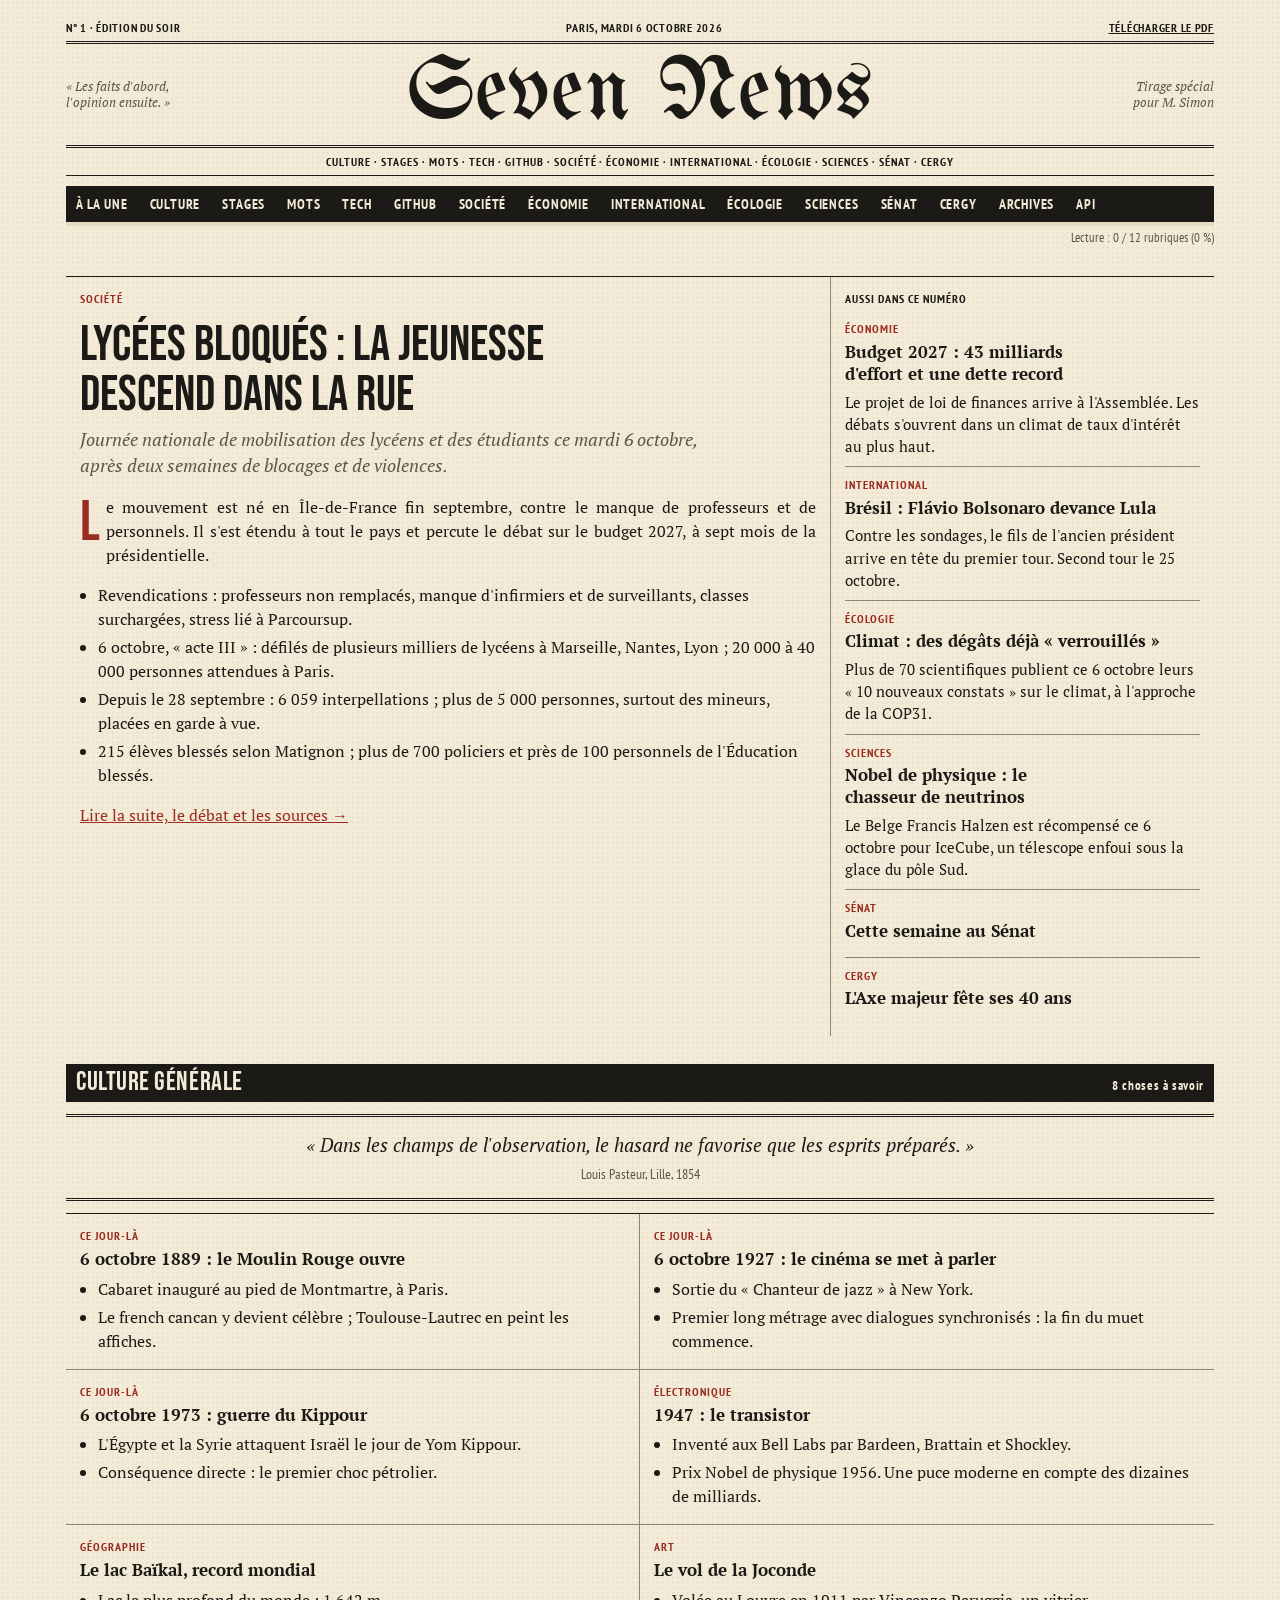
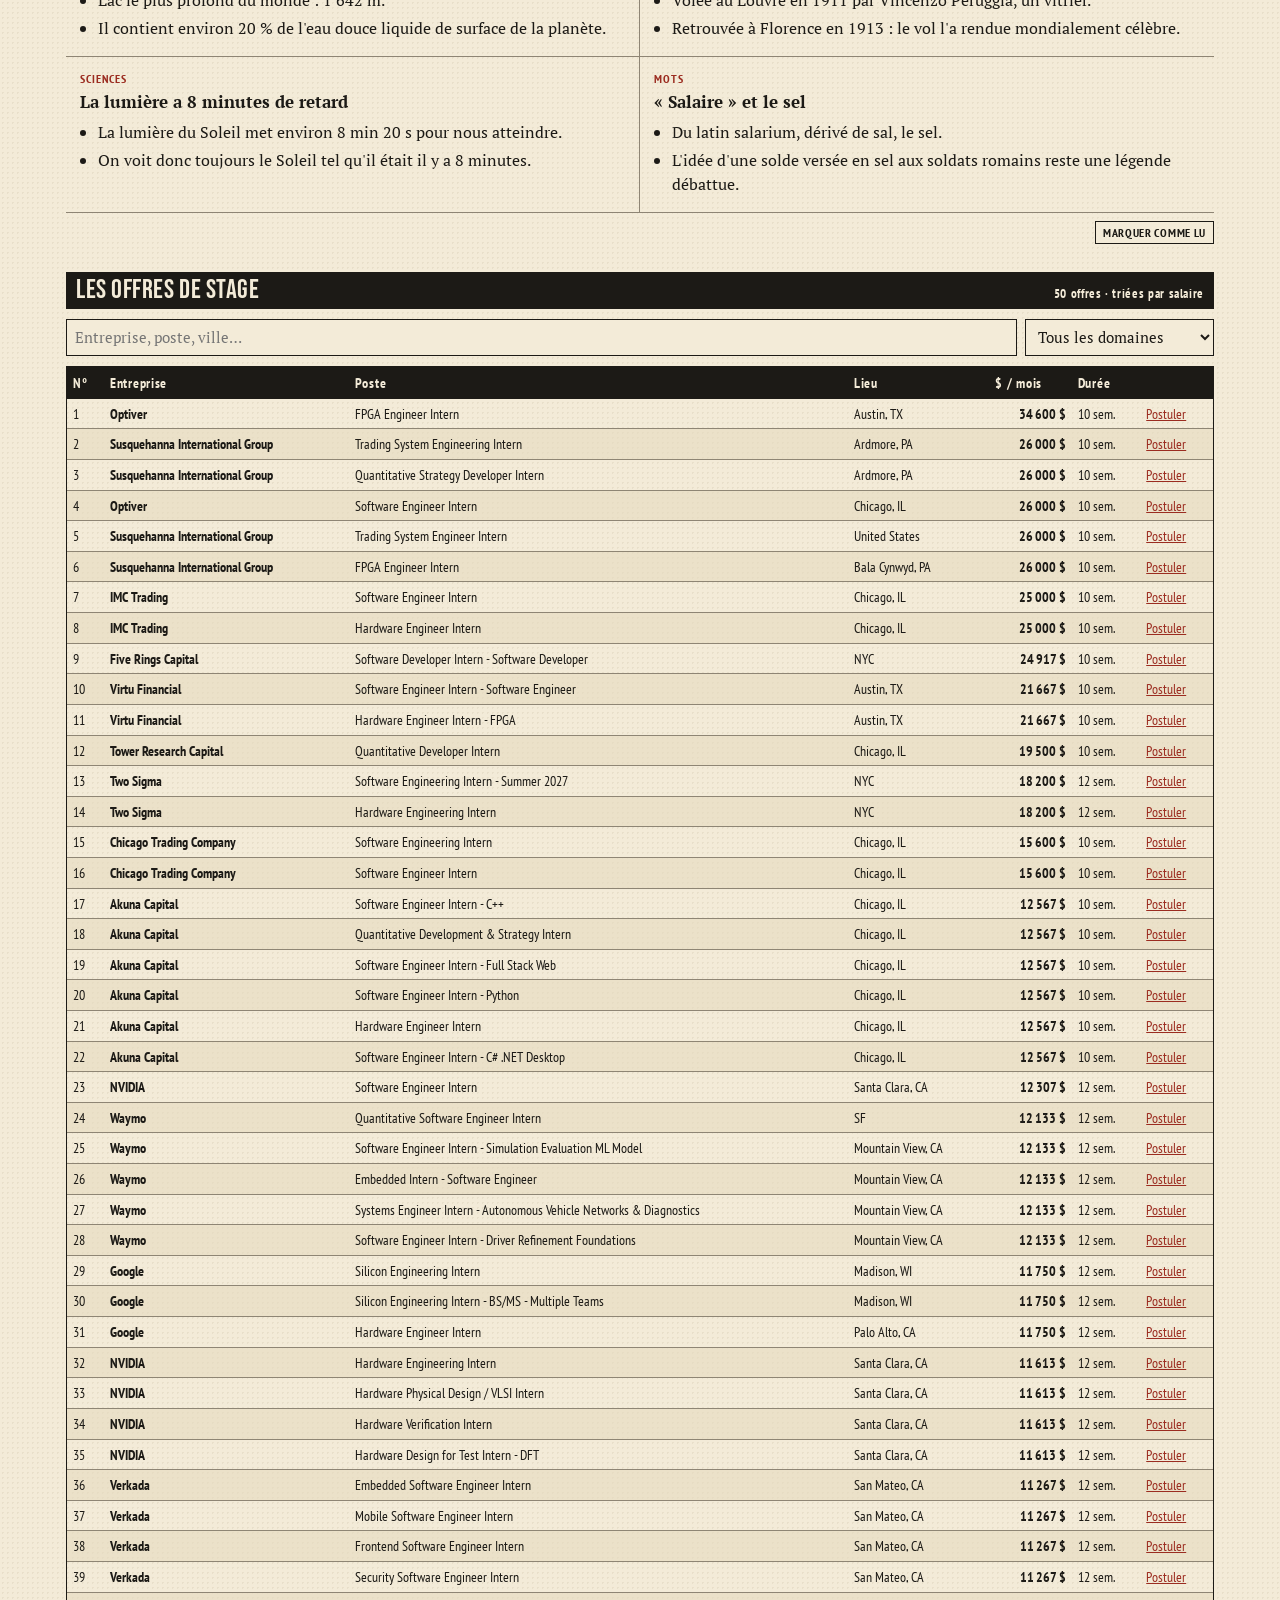
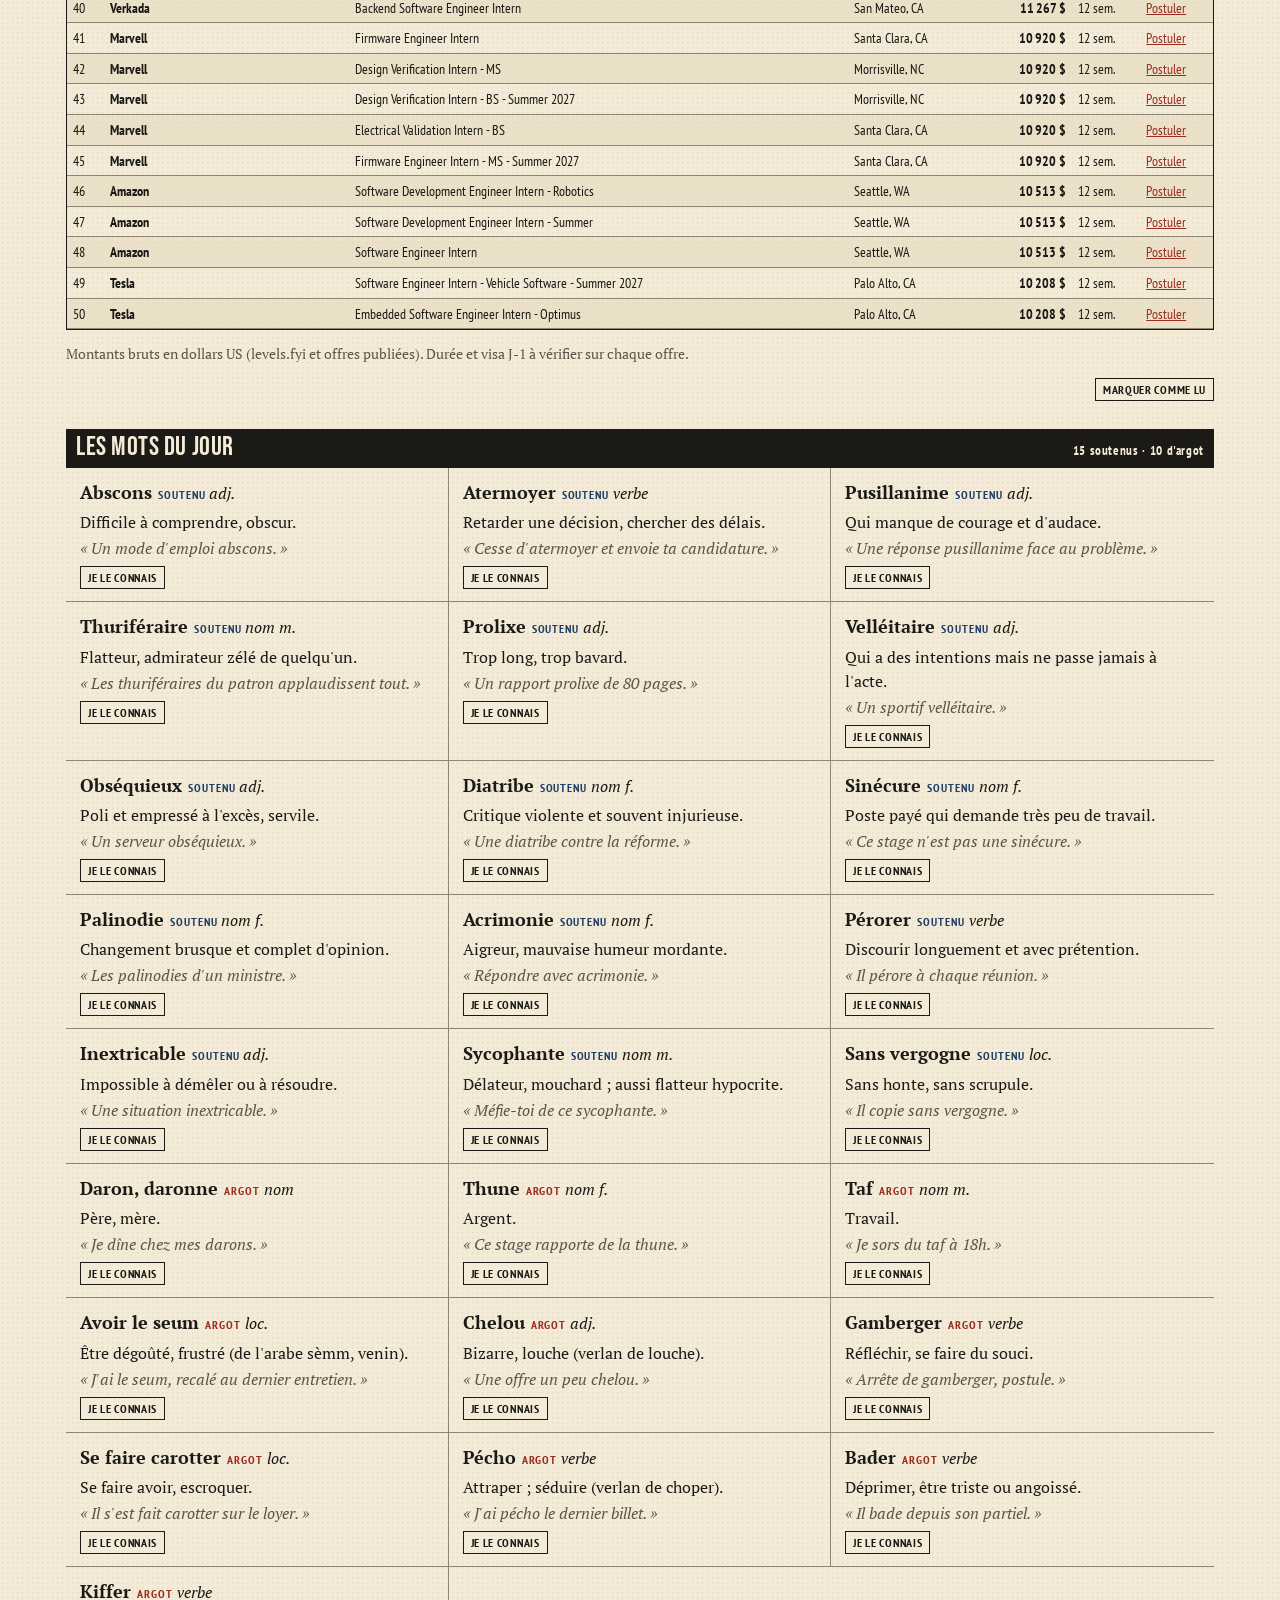
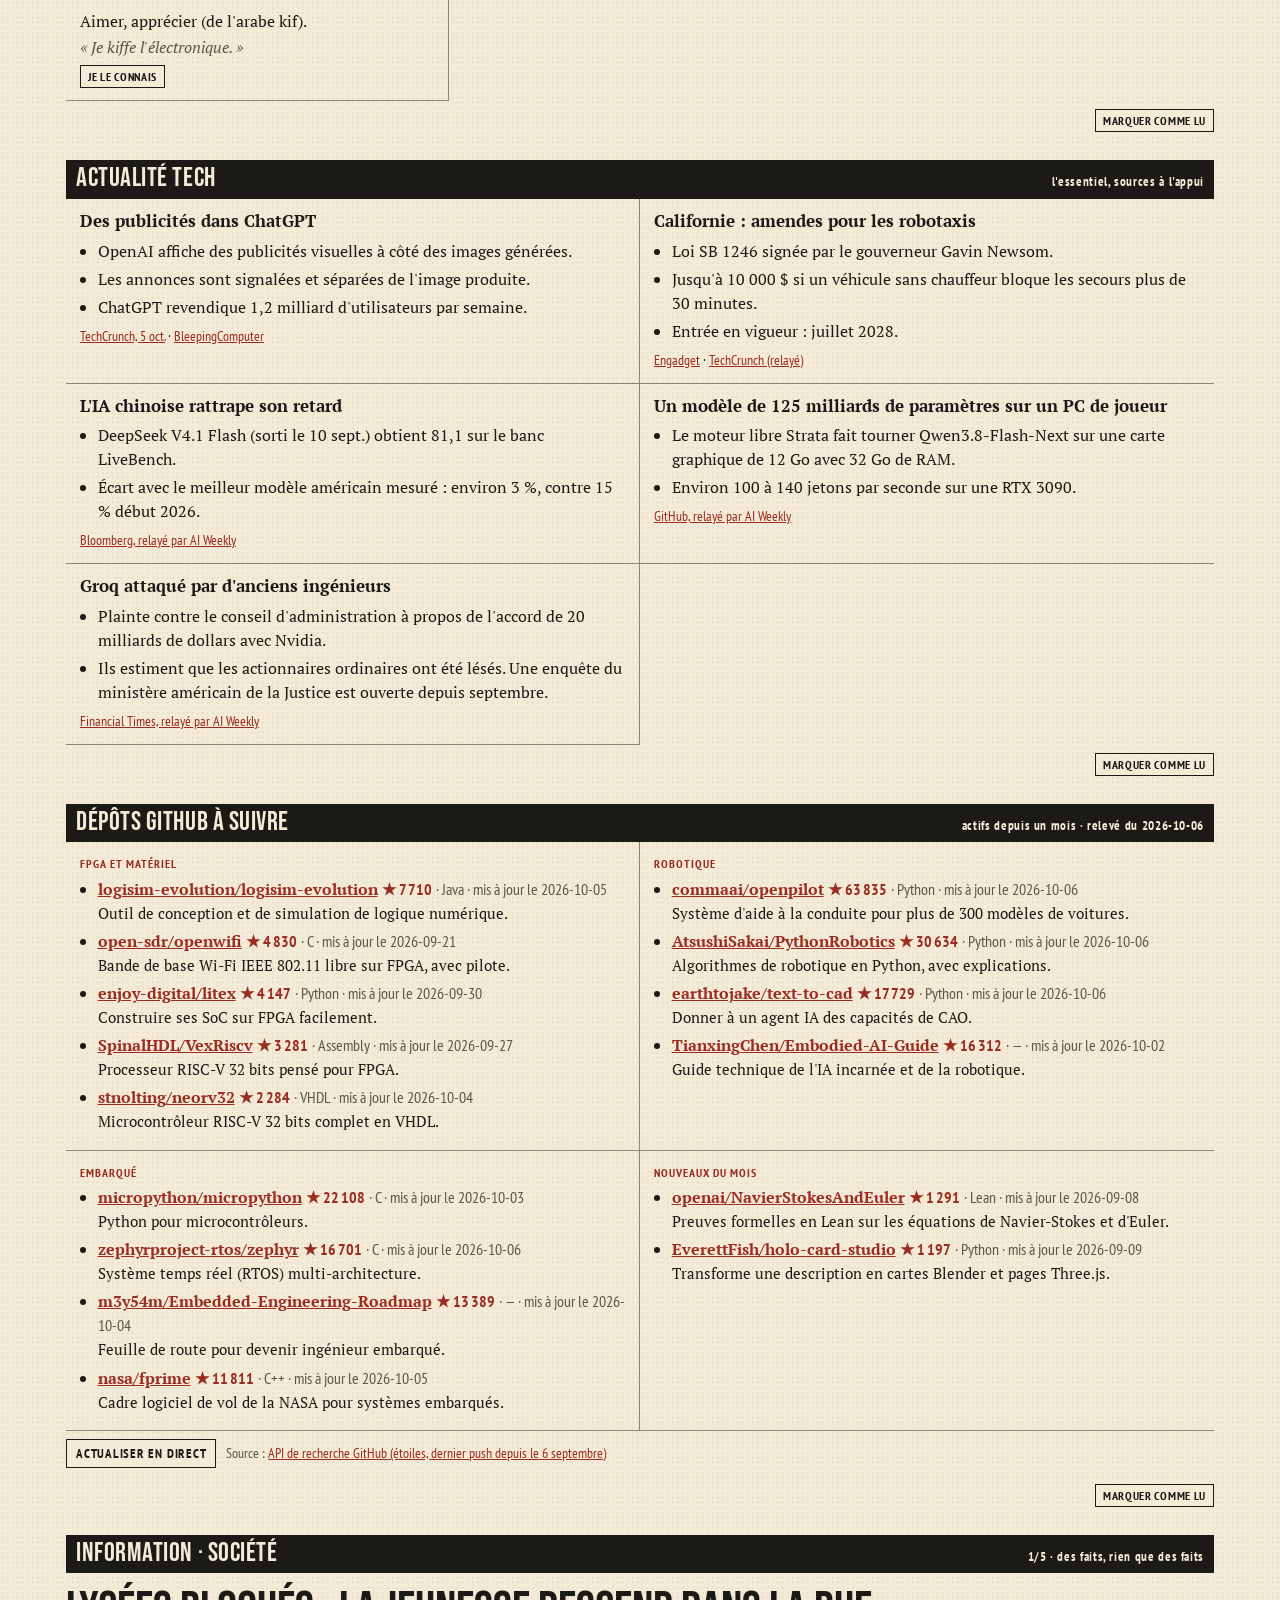
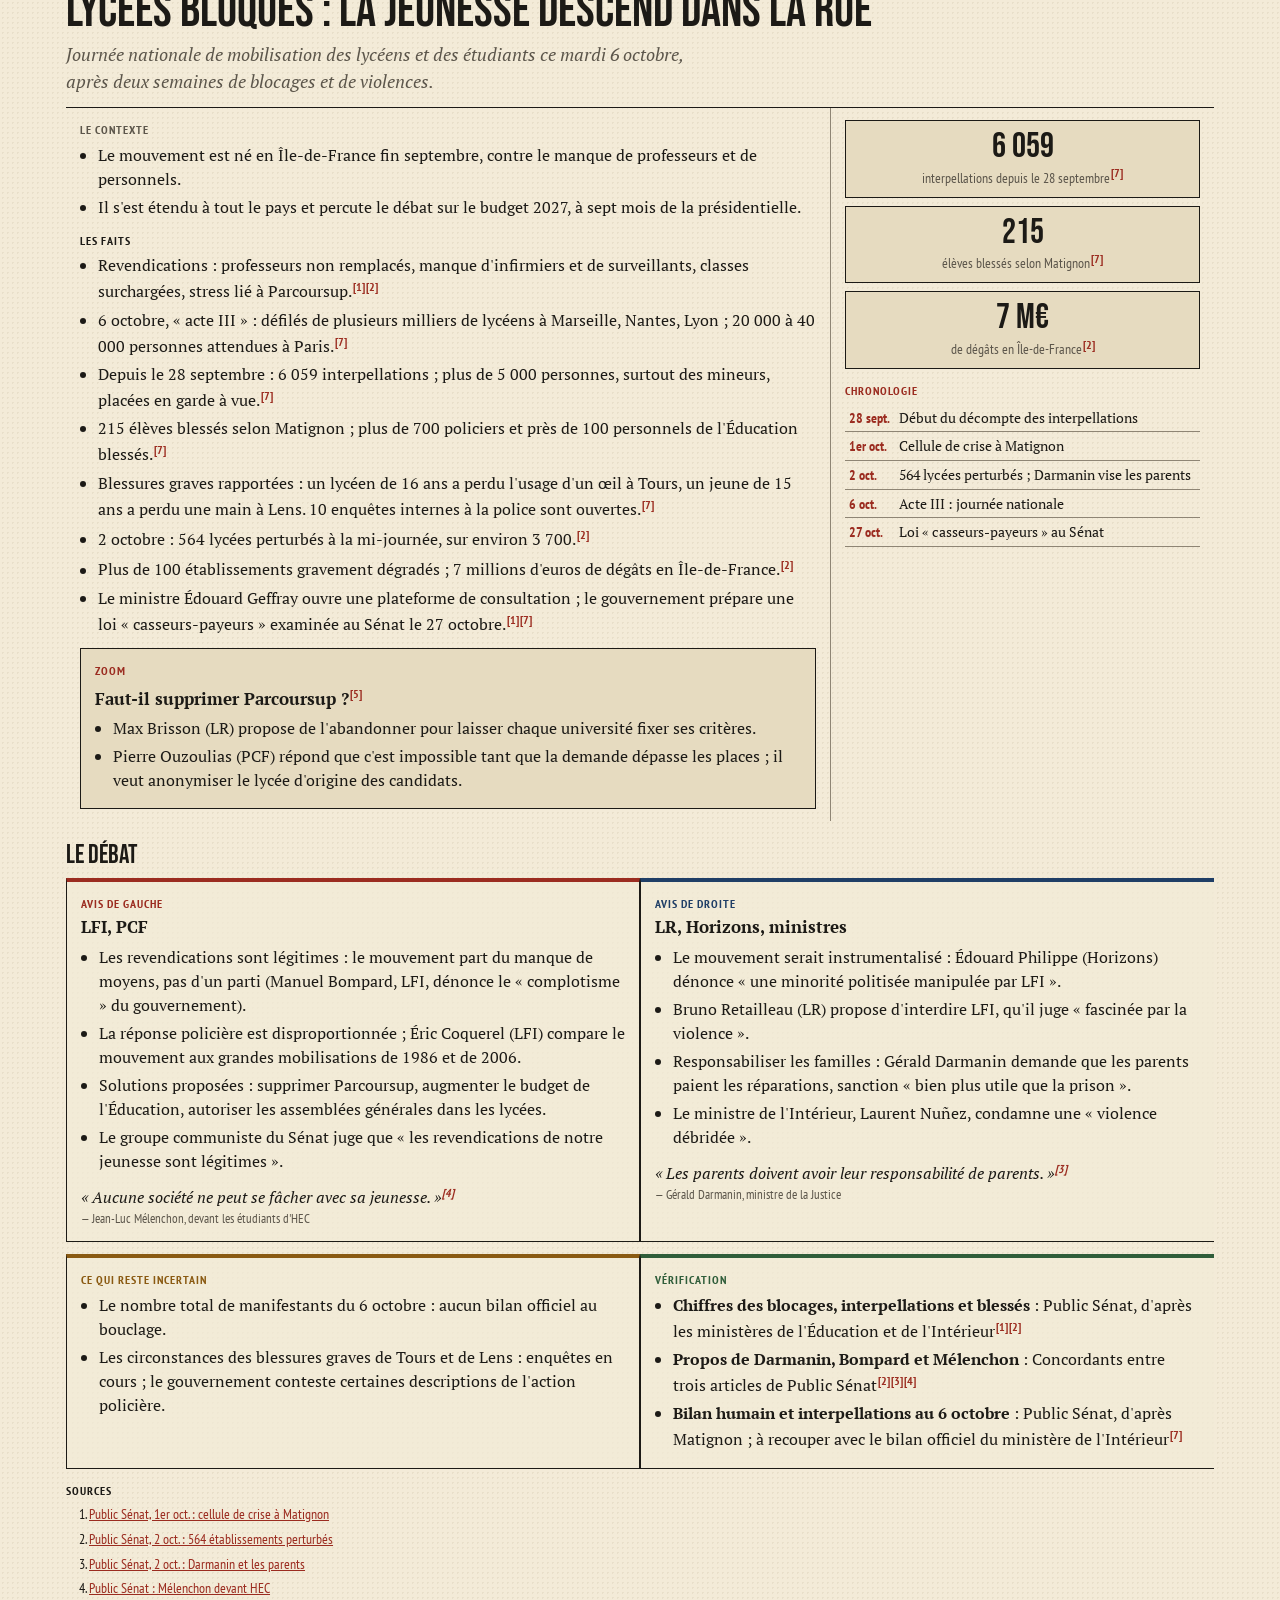
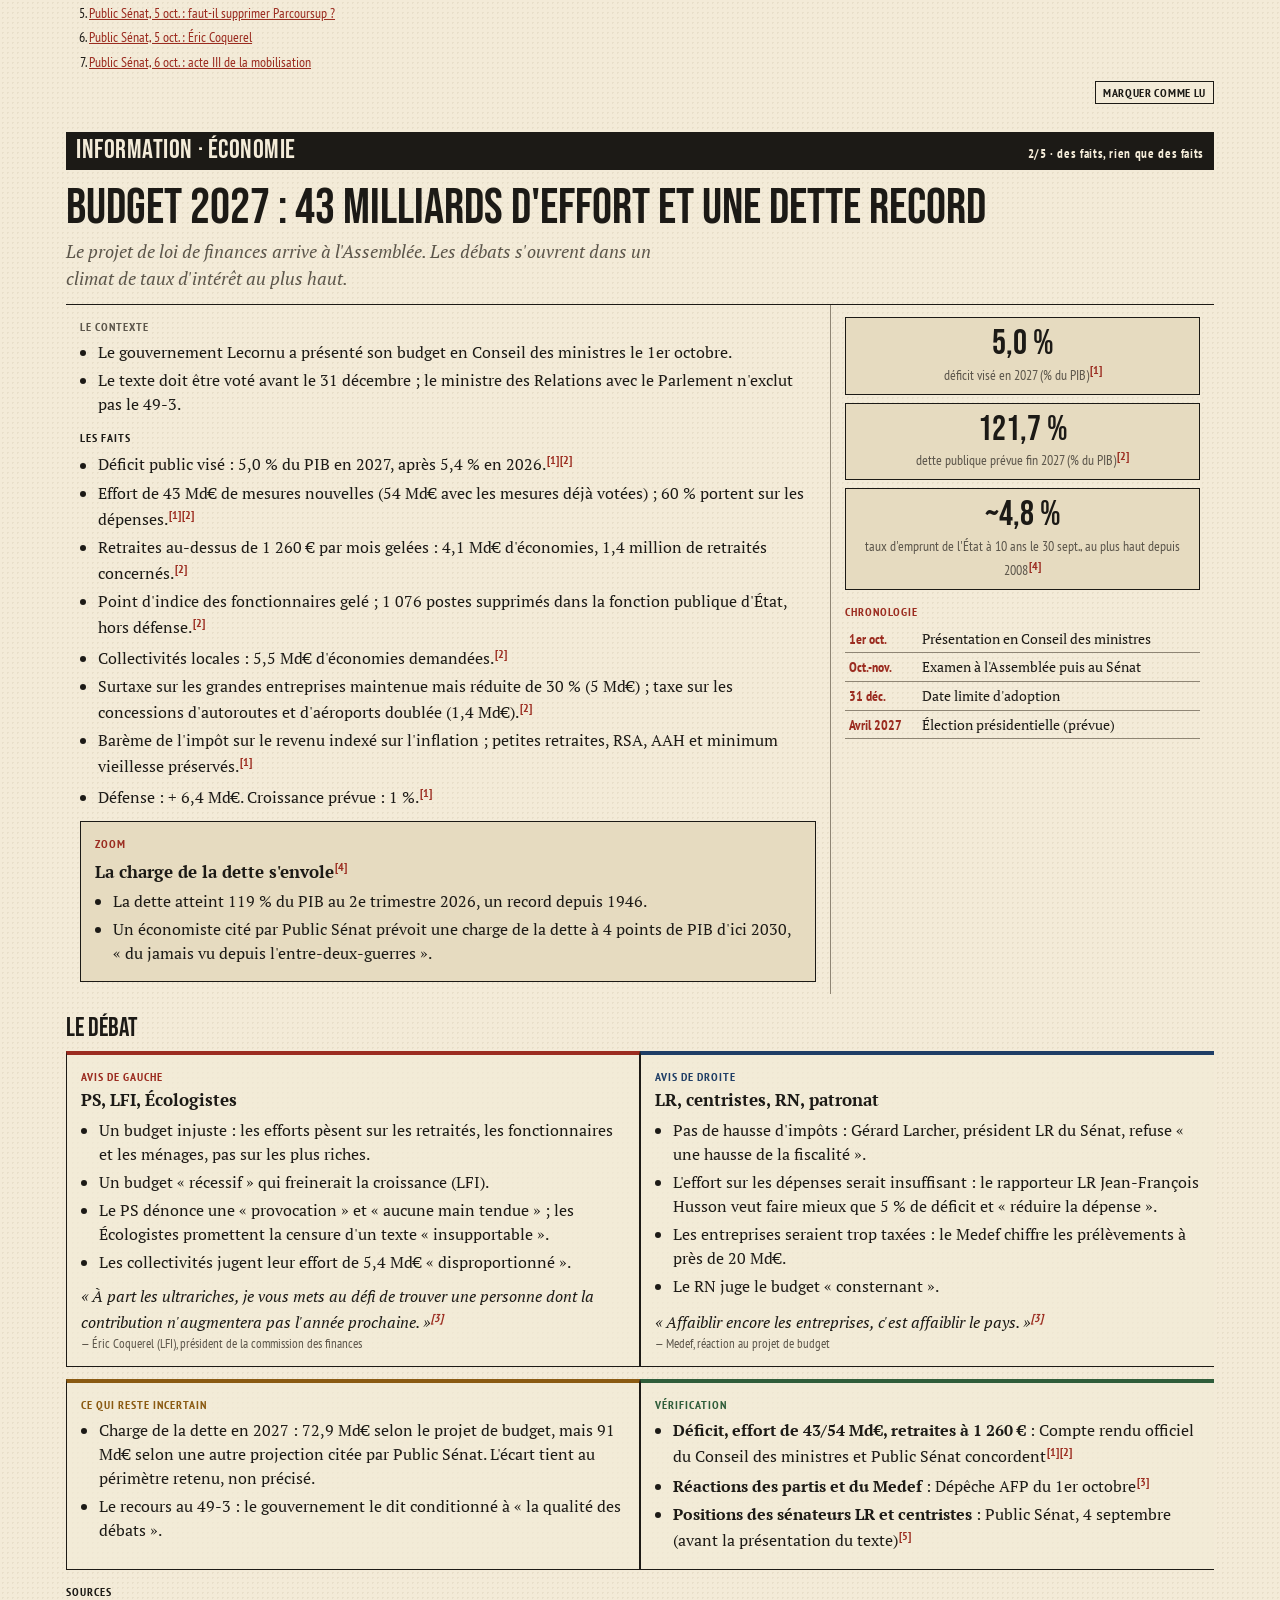
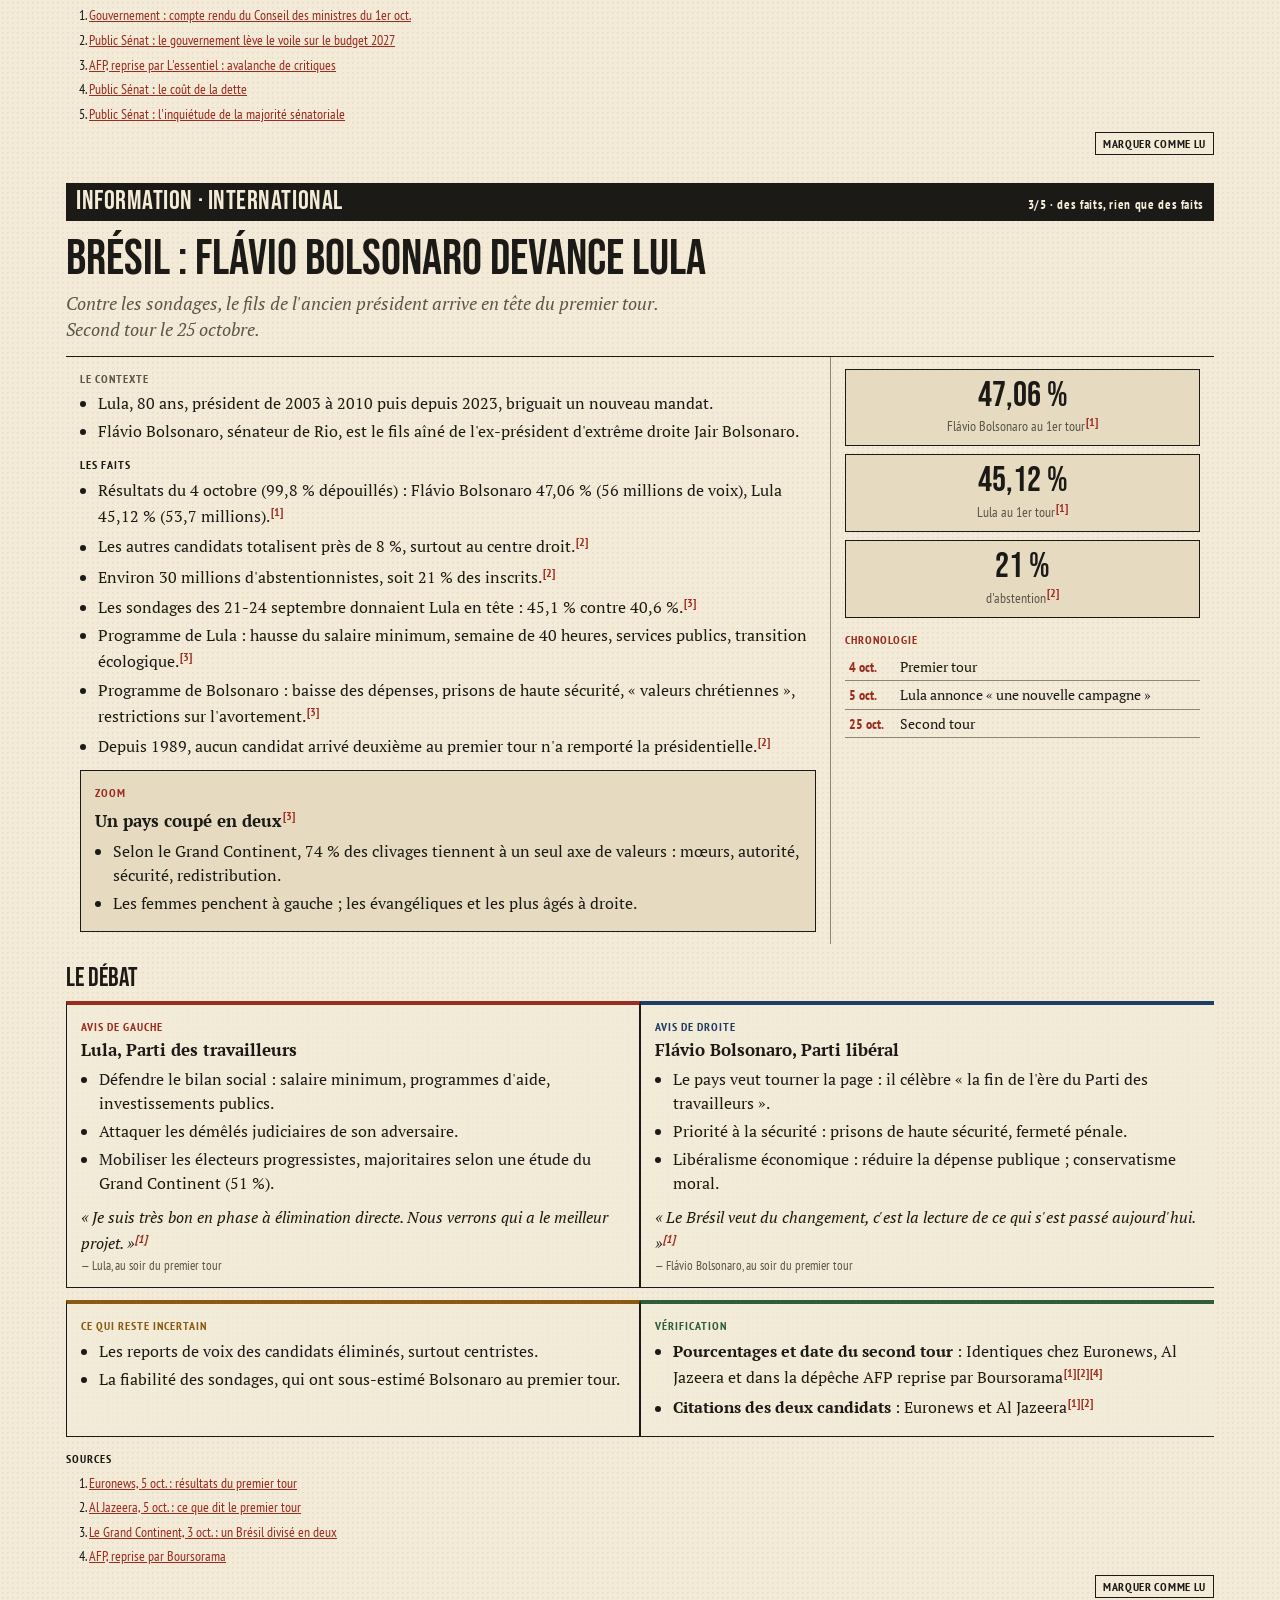
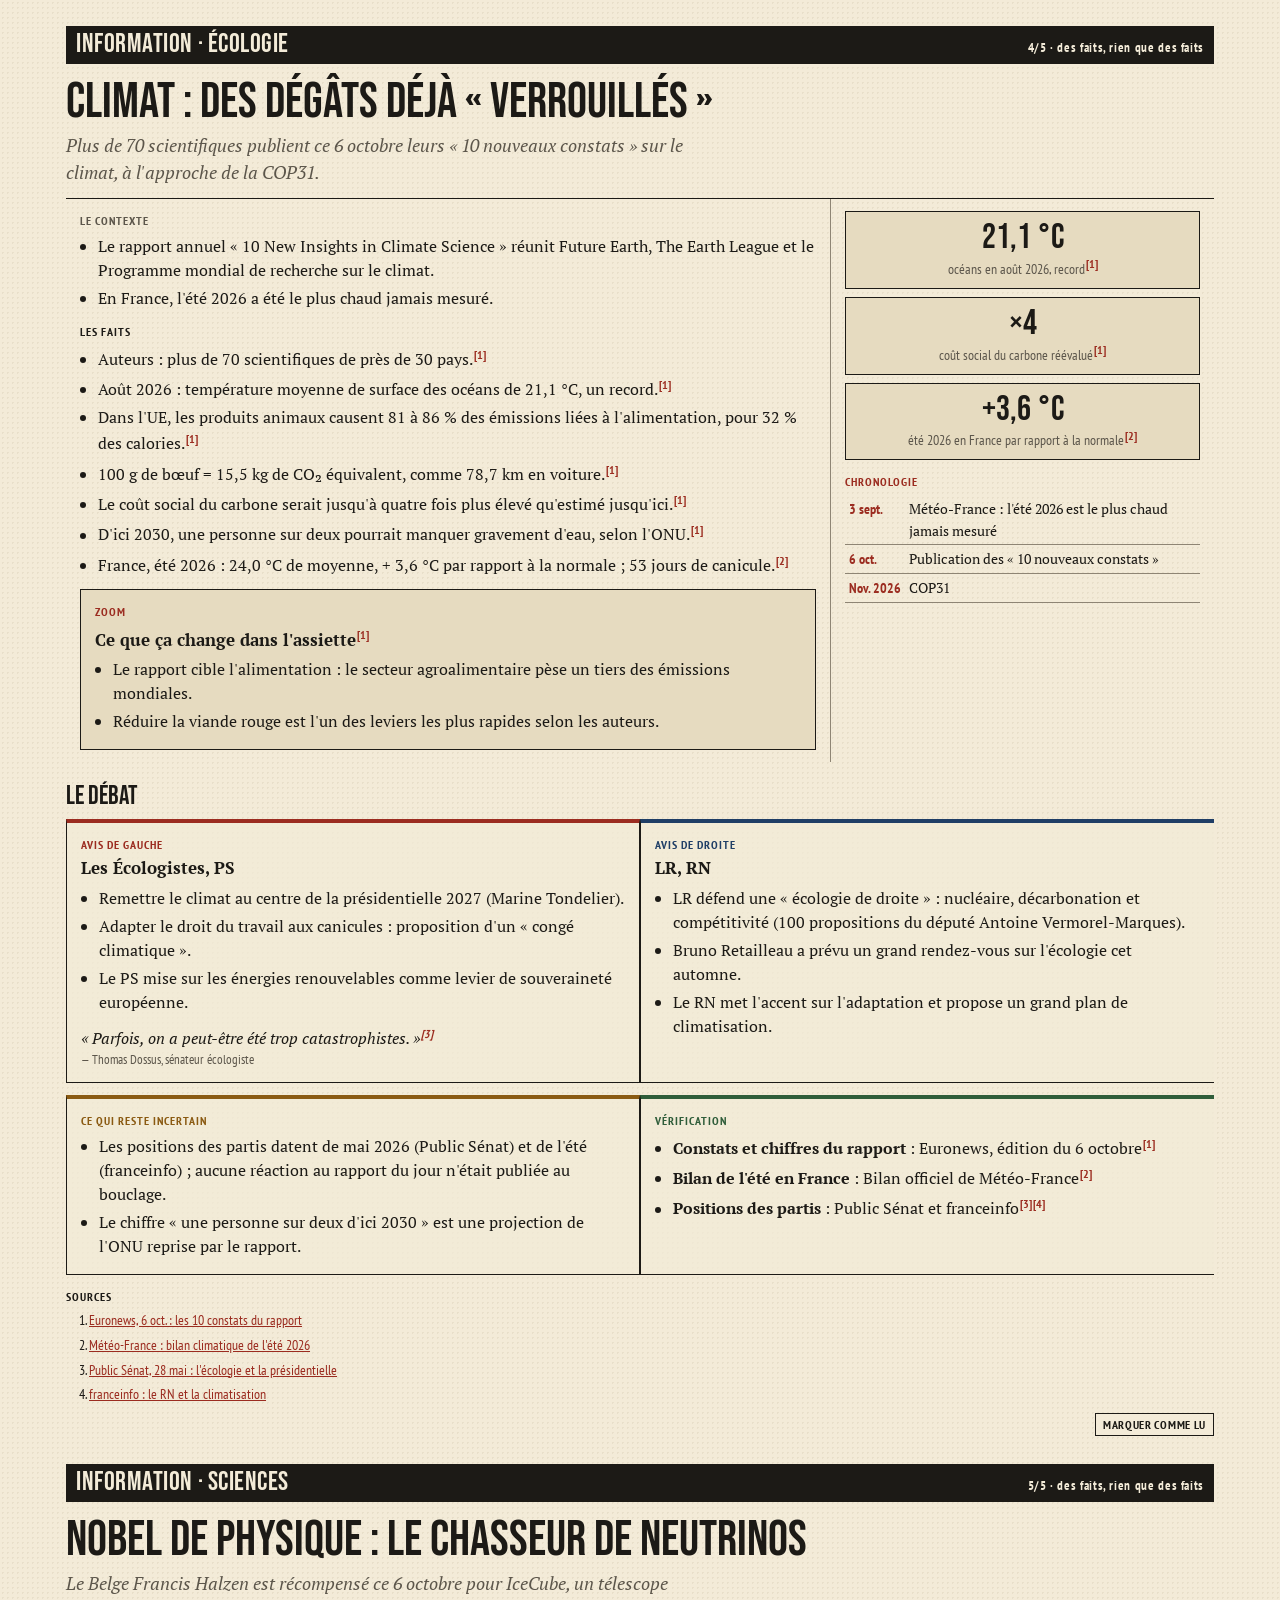
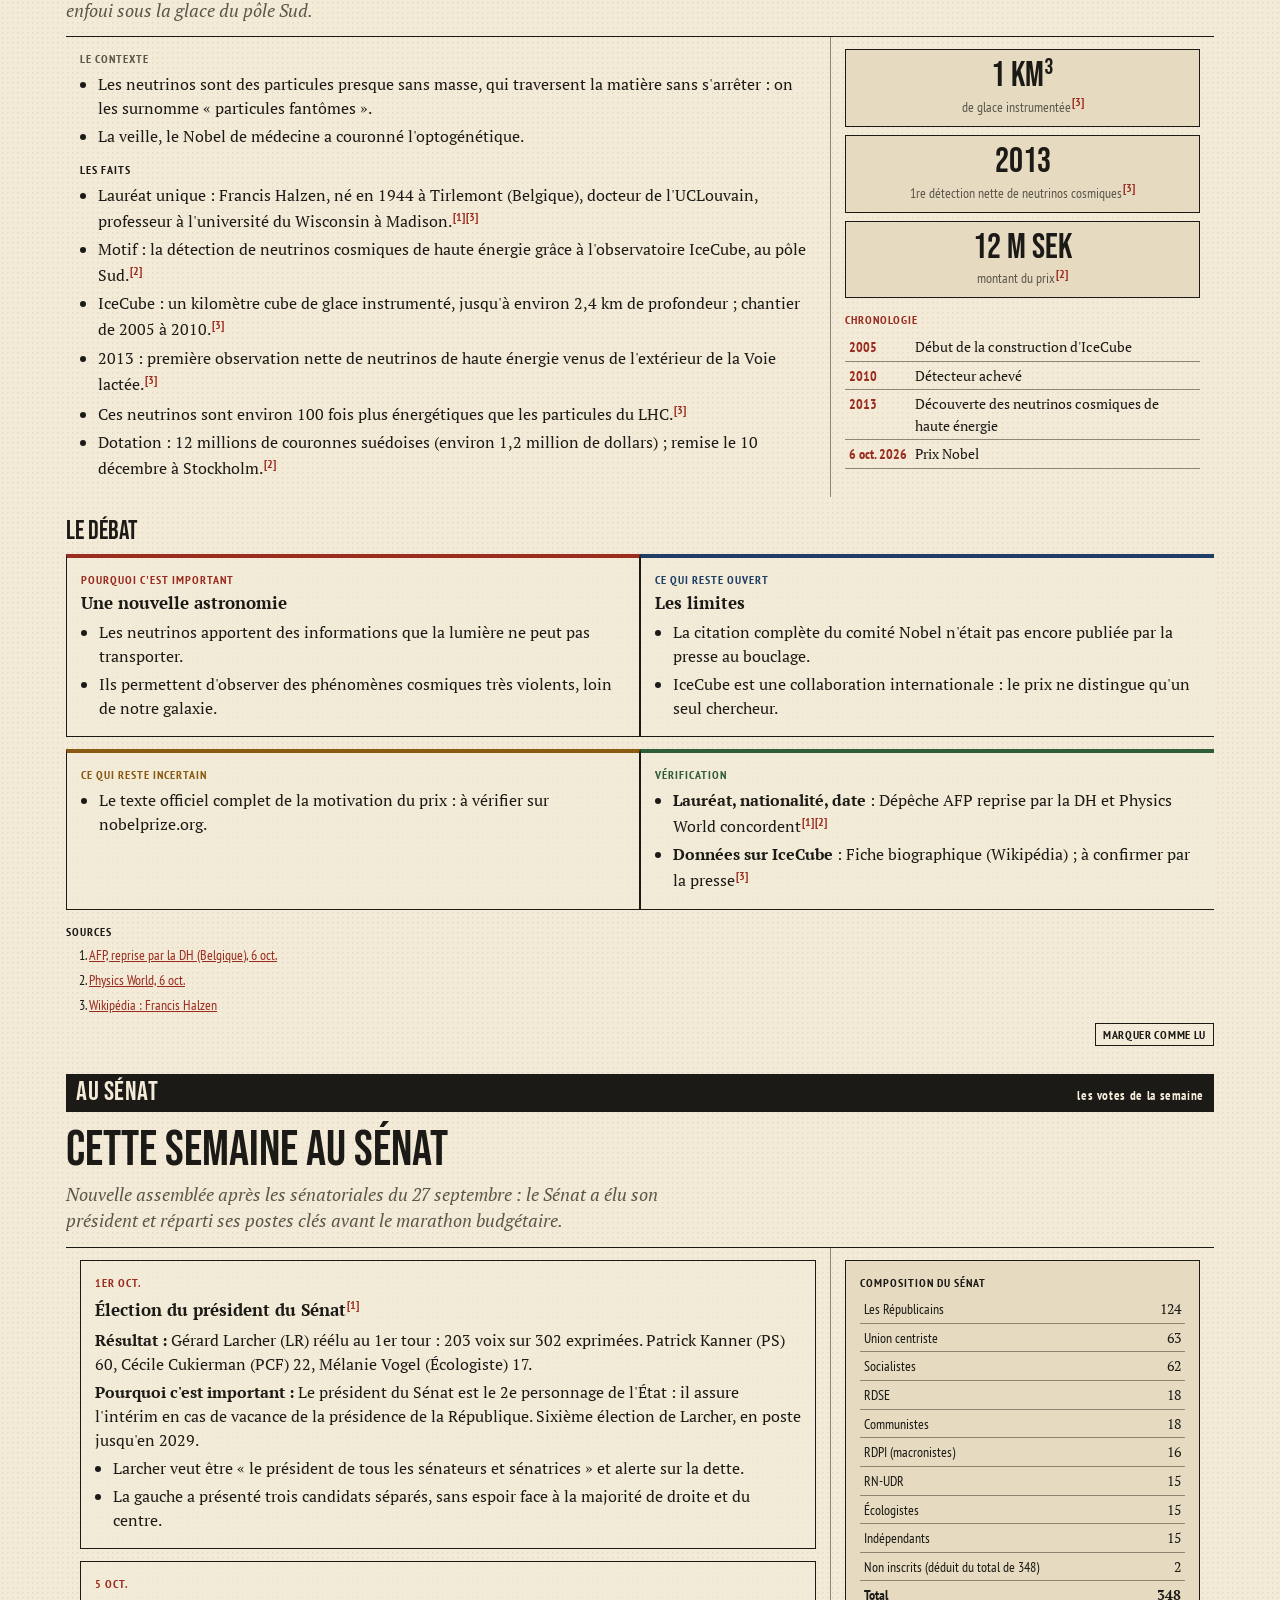
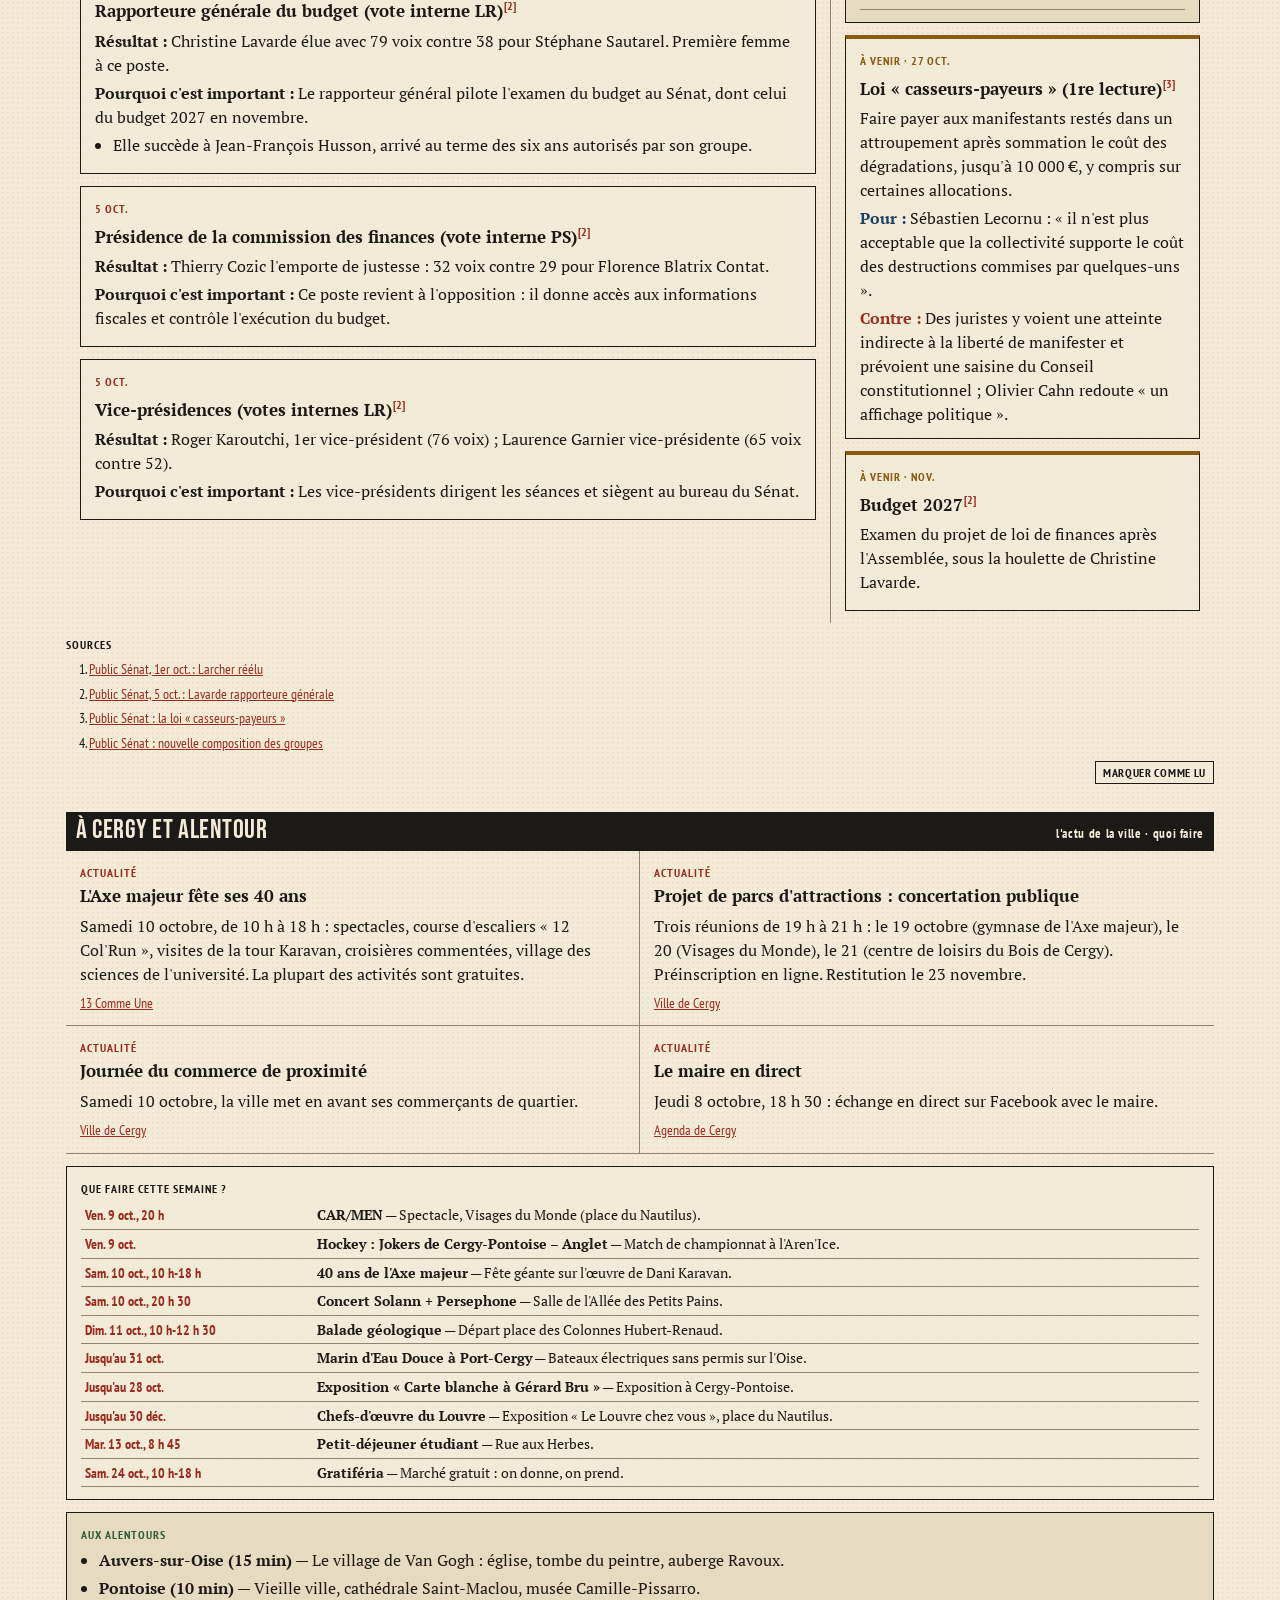
<file: index.html>
<!doctype html>
<html lang="fr">
<head>
<meta charset="utf-8">
<meta name="viewport" content="width=device-width, initial-scale=1, viewport-fit=cover">
<link rel="preconnect" href="https://fonts.googleapis.com">
<link rel="preconnect" href="https://fonts.gstatic.com" crossorigin>
<link rel="stylesheet" href="https://fonts.googleapis.com/css2?family=Bebas+Neue&family=PT+Sans+Narrow:wght@400;700&family=PT+Serif:ital,wght@0,400;0,700;1,400&family=UnifrakturMaguntia&display=swap">
<link rel="stylesheet" href="assets/style.css">
<title>Seven News</title>
<meta name="description" content="Seven News : le quotidien de Simon, façon presse française des années 50. Culture, stages, mots, tech, information vérifiée, Sénat et Cergy.">
</head>
<body>
<div class="page">
<header class="manchette">
  <div class="bandeau"><span id="bandeau-numero">Seven News</span><span id="bandeau-date">Paris</span><span id="bandeau-pdf">Prix : 0 franc</span></div>
  <div class="titre-zone">
    <div class="oreille g">« Les faits d'abord,<br>l'opinion ensuite. »</div>
    <h1><a href="./" style="color:inherit;text-decoration:none">Seven News</a></h1>
    <div class="oreille d">Tirage spécial<br>pour M. Simon</div>
  </div>
  <div class="sommaire" id="sommaire">Culture · Stages · Mots · Tech · GitHub · Information · Sénat · Cergy</div>
</header>

<nav class="nav" id="nav" aria-label="Rubriques"><a href="#une">À la une</a><a href="archives.html">Archives</a><a href="api.html">API</a></nav>
<div class="progression" id="progression" aria-hidden="true"><span></span></div>
<div class="progression-texte" id="progression-texte"></div>
<main id="contenu"><p class="chargement">Les rotatives tournent… l'édition arrive.</p></main>
<footer class="pied"><span>Seven News · faits recoupés, sources numérotées</span><span><a href="archives.html">Archives</a> · <a href="api.html">API</a> · Imprimé par Claude pour M. Simon</span></footer>
</div>
<script src="assets/lecture.js"></script>
<script src="assets/app.js"></script>
</body>
</html>
</file>
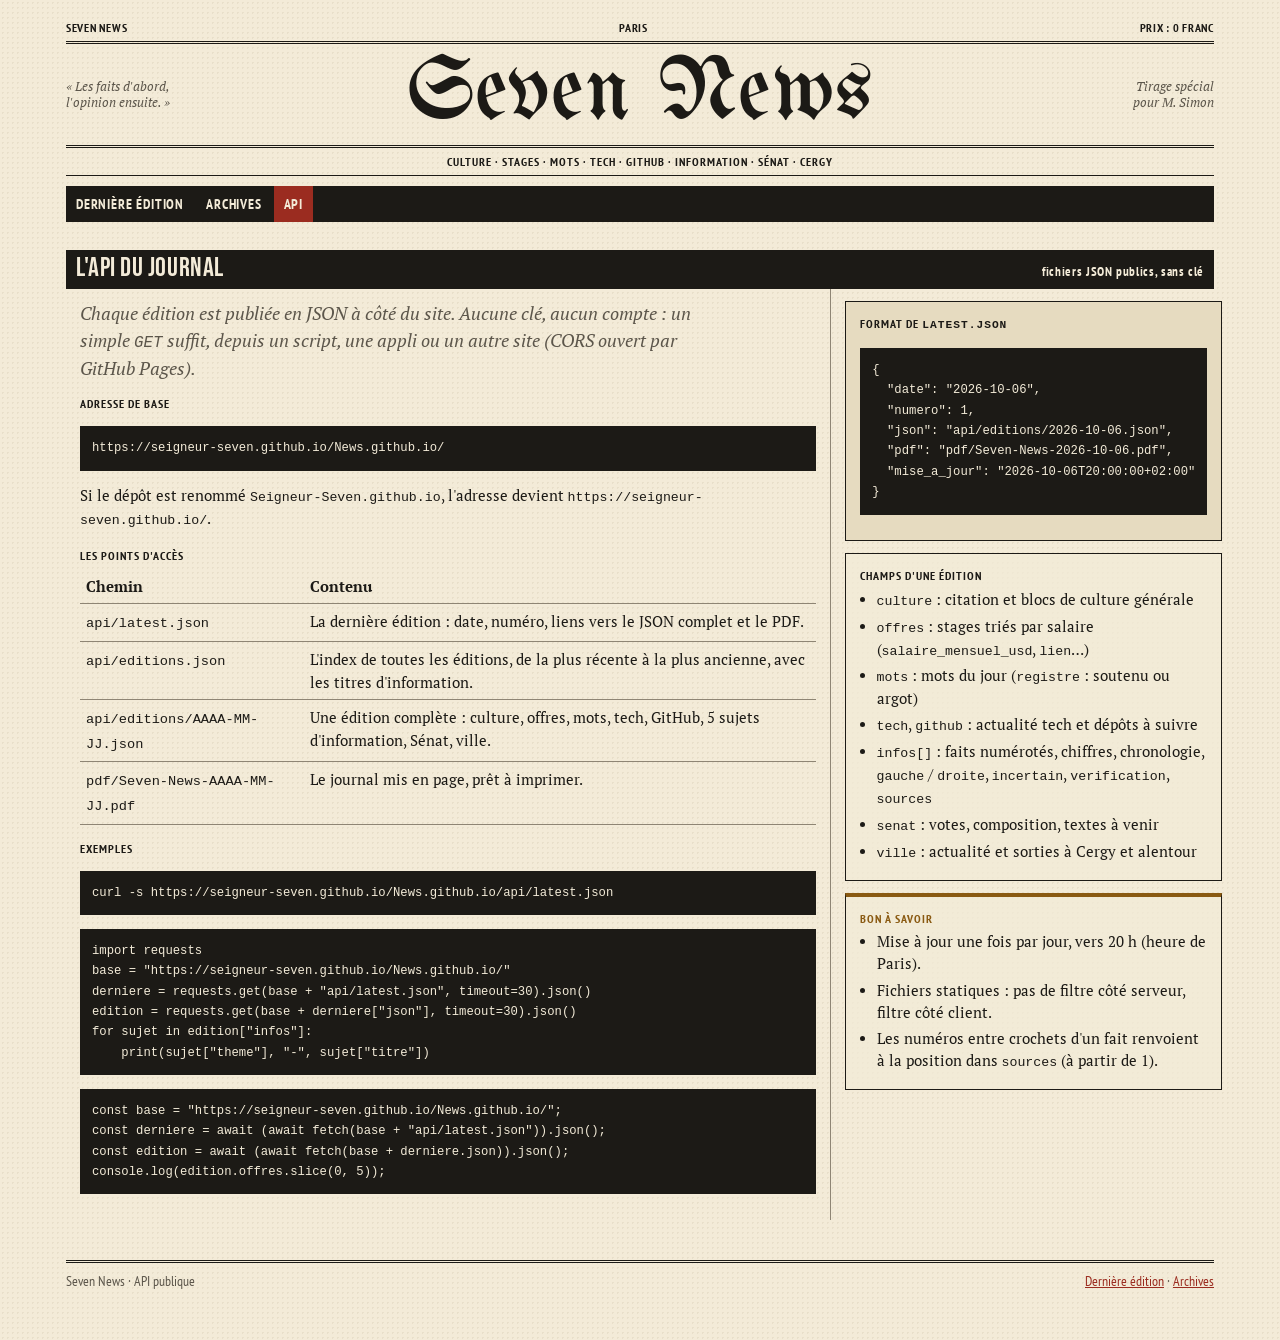
<file: api.html>
<!doctype html>
<html lang="fr">
<head>
<meta charset="utf-8">
<meta name="viewport" content="width=device-width, initial-scale=1, viewport-fit=cover">
<link rel="preconnect" href="https://fonts.googleapis.com">
<link rel="preconnect" href="https://fonts.gstatic.com" crossorigin>
<link rel="stylesheet" href="https://fonts.googleapis.com/css2?family=Bebas+Neue&family=PT+Sans+Narrow:wght@400;700&family=PT+Serif:ital,wght@0,400;0,700;1,400&family=UnifrakturMaguntia&display=swap">
<link rel="stylesheet" href="assets/style.css">
<title>API de Seven News</title>
</head>
<body>
<div class="page">
<header class="manchette">
  <div class="bandeau"><span id="bandeau-numero">Seven News</span><span id="bandeau-date">Paris</span><span id="bandeau-pdf">Prix : 0 franc</span></div>
  <div class="titre-zone">
    <div class="oreille g">« Les faits d'abord,<br>l'opinion ensuite. »</div>
    <h1><a href="./" style="color:inherit;text-decoration:none">Seven News</a></h1>
    <div class="oreille d">Tirage spécial<br>pour M. Simon</div>
  </div>
  <div class="sommaire" id="sommaire">Culture · Stages · Mots · Tech · GitHub · Information · Sénat · Cergy</div>
</header>

<nav class="nav" aria-label="Navigation"><a href="./">Dernière édition</a><a href="archives.html">Archives</a><a href="api.html" aria-current="page">API</a></nav>
<main>
<section class="rubrique">
  <div class="bande"><h2>L'API du journal</h2><small>fichiers JSON publics, sans clé</small></div>
  <div class="une">
    <div>
      <p class="chapeau">Chaque édition est publiée en JSON à côté du site. Aucune clé, aucun compte : un simple <code>GET</code> suffit, depuis un script, une appli ou un autre site (CORS ouvert par GitHub Pages).</p>
      <p class="etiq encre">Adresse de base</p>
      <pre><code id="base">https://seigneur-seven.github.io/News.github.io/</code></pre>
      <p style="font-size:.92rem">Si le dépôt est renommé <code>Seigneur-Seven.github.io</code>, l'adresse devient <code>https://seigneur-seven.github.io/</code>.</p>
      <p class="etiq encre">Les points d'accès</p>
      <div class="doc-defile"><table class="doc">
        <tr><th>Chemin</th><th>Contenu</th></tr>
        <tr><td><code>api/latest.json</code></td><td>La dernière édition : date, numéro, liens vers le JSON complet et le PDF.</td></tr>
        <tr><td><code>api/editions.json</code></td><td>L'index de toutes les éditions, de la plus récente à la plus ancienne, avec les titres d'information.</td></tr>
        <tr><td><code>api/editions/AAAA-MM-JJ.json</code></td><td>Une édition complète : culture, offres, mots, tech, GitHub, 5 sujets d'information, Sénat, ville.</td></tr>
        <tr><td><code>pdf/Seven-News-AAAA-MM-JJ.pdf</code></td><td>Le journal mis en page, prêt à imprimer.</td></tr>
      </table></div>
      <p class="etiq encre" style="margin-top:14px">Exemples</p>
      <pre><code>curl -s https://seigneur-seven.github.io/News.github.io/api/latest.json</code></pre>
      <pre><code>import requests
base = "https://seigneur-seven.github.io/News.github.io/"
derniere = requests.get(base + "api/latest.json", timeout=30).json()
edition = requests.get(base + derniere["json"], timeout=30).json()
for sujet in edition["infos"]:
    print(sujet["theme"], "-", sujet["titre"])</code></pre>
      <pre><code>const base = "https://seigneur-seven.github.io/News.github.io/";
const derniere = await (await fetch(base + "api/latest.json")).json();
const edition = await (await fetch(base + derniere.json)).json();
console.log(edition.offres.slice(0, 5));</code></pre>
    </div>
    <div class="pile">
      <div class="boite trame"><p class="etiq encre">Format de <code>latest.json</code></p>
<pre><code>{
  "date": "2026-10-06",
  "numero": 1,
  "json": "api/editions/2026-10-06.json",
  "pdf": "pdf/Seven-News-2026-10-06.pdf",
  "mise_a_jour": "2026-10-06T20:00:00+02:00"
}</code></pre></div>
      <div class="boite"><p class="etiq encre">Champs d'une édition</p>
        <ul class="puces" style="font-size:.92rem">
          <li><code>culture</code> : citation et blocs de culture générale</li>
          <li><code>offres</code> : stages triés par salaire (<code>salaire_mensuel_usd</code>, <code>lien</code>…)</li>
          <li><code>mots</code> : mots du jour (<code>registre</code> : soutenu ou argot)</li>
          <li><code>tech</code>, <code>github</code> : actualité tech et dépôts à suivre</li>
          <li><code>infos[]</code> : faits numérotés, chiffres, chronologie, <code>gauche</code> / <code>droite</code>, <code>incertain</code>, <code>verification</code>, <code>sources</code></li>
          <li><code>senat</code> : votes, composition, textes à venir</li>
          <li><code>ville</code> : actualité et sorties à Cergy et alentour</li>
        </ul></div>
      <div class="boite incertain"><p class="etiq ocre">Bon à savoir</p>
        <ul class="puces" style="font-size:.92rem"><li>Mise à jour une fois par jour, vers 20 h (heure de Paris).</li><li>Fichiers statiques : pas de filtre côté serveur, filtre côté client.</li><li>Les numéros entre crochets d'un fait renvoient à la position dans <code>sources</code> (à partir de 1).</li></ul></div>
    </div>
  </div>
</section>
</main>
<footer class="pied"><span>Seven News · API publique</span><span><a href="./">Dernière édition</a> · <a href="archives.html">Archives</a></span></footer>
</div>
<script>
  // adapte les exemples à l'adresse réelle du site quand il est servi depuis GitHub Pages
  (function () {
    if (!/github\.io$/.test(location.hostname)) return;
    var base = location.origin + location.pathname.replace(/api\.html$/, "");
    document.querySelectorAll("pre code").forEach(function (c) { c.textContent = c.textContent.split("https://seigneur-seven.github.io/News.github.io/").join(base); });
    document.getElementById("base").textContent = base;
  })();
</script>
</body>
</html>
</file>
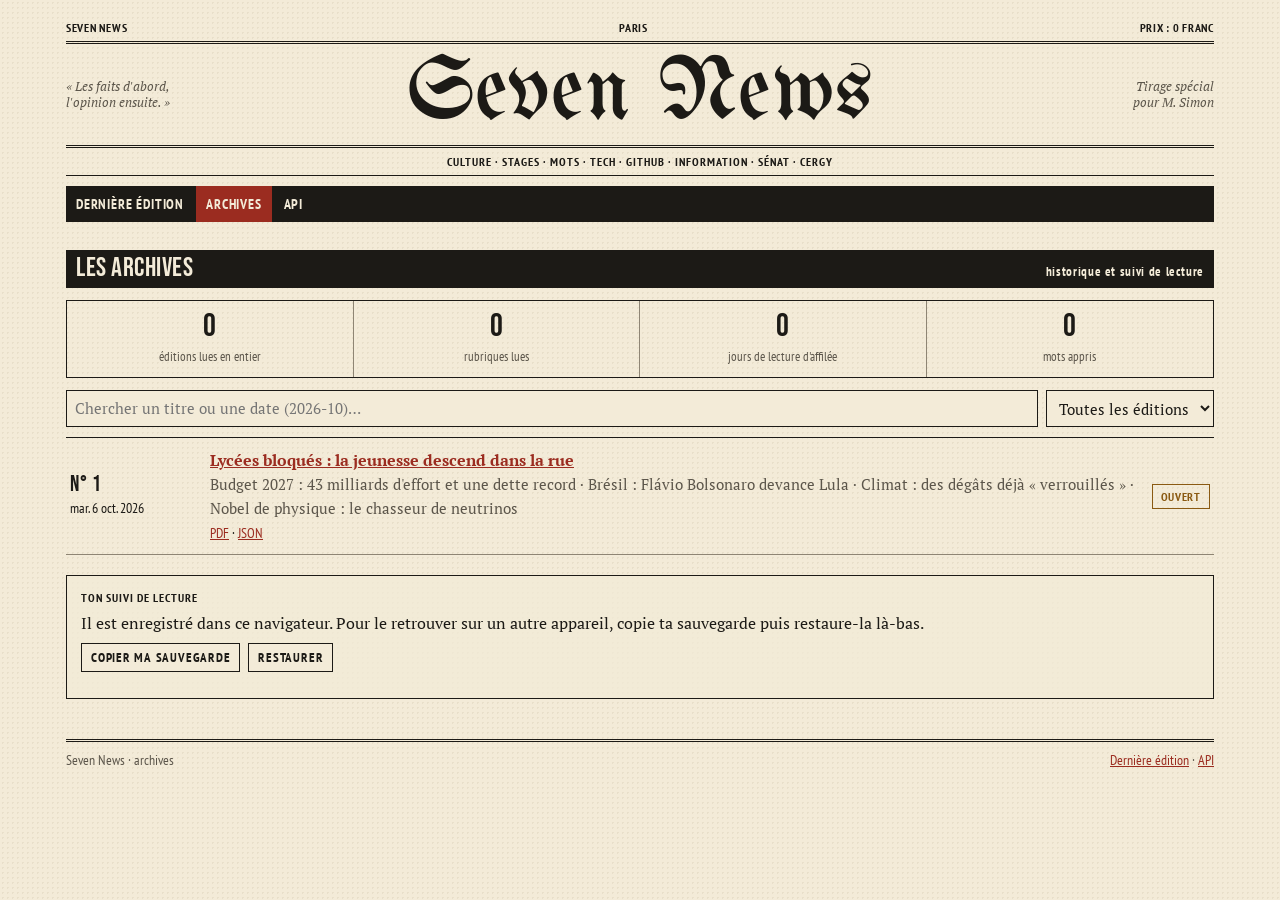
<file: archives.html>
<!doctype html>
<html lang="fr">
<head>
<meta charset="utf-8">
<meta name="viewport" content="width=device-width, initial-scale=1, viewport-fit=cover">
<link rel="preconnect" href="https://fonts.googleapis.com">
<link rel="preconnect" href="https://fonts.gstatic.com" crossorigin>
<link rel="stylesheet" href="https://fonts.googleapis.com/css2?family=Bebas+Neue&family=PT+Sans+Narrow:wght@400;700&family=PT+Serif:ital,wght@0,400;0,700;1,400&family=UnifrakturMaguntia&display=swap">
<link rel="stylesheet" href="assets/style.css">
<title>Archives de Seven News</title>
</head>
<body>
<div class="page">
<header class="manchette">
  <div class="bandeau"><span id="bandeau-numero">Seven News</span><span id="bandeau-date">Paris</span><span id="bandeau-pdf">Prix : 0 franc</span></div>
  <div class="titre-zone">
    <div class="oreille g">« Les faits d'abord,<br>l'opinion ensuite. »</div>
    <h1><a href="./" style="color:inherit;text-decoration:none">Seven News</a></h1>
    <div class="oreille d">Tirage spécial<br>pour M. Simon</div>
  </div>
  <div class="sommaire" id="sommaire">Culture · Stages · Mots · Tech · GitHub · Information · Sénat · Cergy</div>
</header>

<nav class="nav" aria-label="Navigation"><a href="./">Dernière édition</a><a href="archives.html" aria-current="page">Archives</a><a href="api.html">API</a></nav>
<main>
<section class="rubrique">
  <div class="bande"><h2>Les archives</h2><small>historique et suivi de lecture</small></div>
  <div class="stats" aria-label="Ton suivi de lecture">
    <div><b id="stat-editions">0</b><span>éditions lues en entier</span></div>
    <div><b id="stat-articles">0</b><span>rubriques lues</span></div>
    <div><b id="stat-serie">0</b><span>jours de lecture d'affilée</span></div>
    <div><b id="stat-mots">0</b><span>mots appris</span></div>
  </div>
  <div class="filtres">
    <input id="filtre-texte" type="search" placeholder="Chercher un titre ou une date (2026-10)…" aria-label="Chercher dans les archives">
    <select id="filtre-statut" aria-label="Statut de lecture"><option value="">Toutes les éditions</option><option value="nonlu">Non lues</option><option value="encours">En cours</option><option value="lu">Lues</option></select>
  </div>
  <ul class="archives" id="liste"><li><span></span><span class="chargement">Chargement des archives…</span><span></span></li></ul>
  <div class="boite" style="margin-top:20px">
    <p class="etiq encre">Ton suivi de lecture</p>
    <p style="margin:0 0 8px">Il est enregistré dans ce navigateur. Pour le retrouver sur un autre appareil, copie ta sauvegarde puis restaure-la là-bas.</p>
    <p style="display:flex;gap:8px;flex-wrap:wrap;margin:0"><button class="btn" id="sauvegarder">Copier ma sauvegarde</button><button class="btn" id="restaurer">Restaurer</button></p>
    <p id="msg-sauvegarde" style="font-family:var(--f-etiq);font-size:.9rem;color:var(--gris)"></p>
    <textarea id="zone-sauvegarde" hidden rows="5" style="width:100%;font-family:monospace;font-size:.8rem;background:var(--papier);color:var(--encre);border:1px solid var(--encre)" aria-label="Sauvegarde du suivi de lecture"></textarea>
  </div>
</section>
</main>
<footer class="pied"><span>Seven News · archives</span><span><a href="./">Dernière édition</a> · <a href="api.html">API</a></span></footer>
</div>
<script src="assets/lecture.js"></script>
<script src="assets/archives.js"></script>
</body>
</html>
</file>
<file: assets/style.css>
/* Seven News — maquette « quotidien parisien des années 50 »
   Grille : manchette gothique centrée, filets doubles, colonnes séparées par des filets verticaux,
   titres condensés en capitales, texte de labeur justifié. Un seul univers visuel (papier journal). */
:root {
  --papier: #F3EBD8;
  --papier-fonce: #E6DBC0;
  --encre: #1C1A16;
  --gris: #5C564B;
  --filet: #8E8574;
  --rouge: #9B2C20;
  --bleu: #1F3E66;
  --vert: #2F5D3A;
  --ocre: #8A5A12;
  --f-titre-journal: "UnifrakturMaguntia", "Old English Text MT", serif;
  --f-titre: "Bebas Neue", "Oswald", "Arial Narrow", Impact, sans-serif;
  --f-texte: "PT Serif", Georgia, "Times New Roman", serif;
  --f-etiq: "PT Sans Narrow", "Arial Narrow", "Helvetica Neue", Arial, sans-serif;
  color-scheme: light;
}
* { box-sizing: border-box; }
html { -webkit-text-size-adjust: 100%; }
body {
  margin: 0;
  background: var(--papier);
  color: var(--encre);
  font-family: var(--f-texte);
  font-size: 16px;
  line-height: 1.5;
  background-image: radial-gradient(rgba(140, 120, 80, .10) 1px, transparent 1px);
  background-size: 5px 5px;
}
a { color: var(--rouge); }
a:focus-visible, button:focus-visible, input:focus-visible, select:focus-visible { outline: 2px solid var(--rouge); outline-offset: 2px; }
.page { max-width: 1180px; margin: 0 auto; padding-inline: 16px; padding-block: 18px 60px; }

/* ---------- manchette ---------- */
.manchette { text-align: center; }
.manchette .bandeau {
  display: flex; justify-content: space-between; gap: 12px; flex-wrap: wrap;
  font-family: var(--f-etiq); font-weight: 700; font-size: .78rem; letter-spacing: .06em; text-transform: uppercase;
  border-bottom: 3px double var(--encre); padding-bottom: 4px;
}
.manchette .titre-zone { display: grid; grid-template-columns: 1fr auto 1fr; align-items: center; gap: 12px; padding-block: 6px; }
.manchette h1 {
  font-family: var(--f-titre-journal); font-weight: 400; margin: 0; line-height: 1;
  font-size: clamp(2.8rem, 9vw, 5.6rem); letter-spacing: .01em;
}
.oreille { font-style: italic; font-size: .8rem; line-height: 1.25; color: var(--gris); }
.oreille.g { text-align: left; } .oreille.d { text-align: right; }
.manchette .sommaire {
  border-top: 3px double var(--encre); border-bottom: 1px solid var(--encre);
  font-family: var(--f-etiq); font-weight: 700; font-size: .78rem; letter-spacing: .08em; text-transform: uppercase;
  padding: 4px 0;
}
@media (max-width: 640px) {
  .manchette .titre-zone { grid-template-columns: 1fr; }
  .oreille { display: none; }
}

/* ---------- barre de navigation ---------- */
.nav {
  position: sticky; top: env(safe-area-inset-top, 0px); z-index: 5;
  background: var(--encre); color: var(--papier);
  display: flex; gap: 2px; overflow-x: auto; scrollbar-width: thin; margin-top: 10px;
}
.nav a, .nav button {
  color: var(--papier); text-decoration: none; white-space: nowrap; background: none; border: 0; cursor: pointer;
  font-family: var(--f-etiq); font-weight: 700; font-size: .85rem; letter-spacing: .06em; text-transform: uppercase;
  padding: 8px 10px;
}
.nav a:hover, .nav a[aria-current="page"] { background: var(--rouge); }
.progression { height: 4px; background: var(--papier-fonce); }
.progression span { display: block; height: 100%; background: var(--rouge); width: 0; transition: width .4s; }
.progression-texte { font-family: var(--f-etiq); font-size: .8rem; color: var(--gris); text-align: right; margin-top: 2px; }

/* ---------- rubriques ---------- */
.rubrique { margin-top: 28px; scroll-margin-top: 48px; }
.bande {
  display: flex; justify-content: space-between; align-items: baseline; gap: 10px; flex-wrap: wrap;
  background: var(--encre); color: var(--papier); padding: 4px 10px;
}
.bande h2 { font-family: var(--f-titre); font-weight: 400; font-size: 1.7rem; letter-spacing: .02em; margin: 0; line-height: 1.1; }
.bande small { font-family: var(--f-etiq); font-weight: 700; font-size: .8rem; letter-spacing: .05em; }
.etiq { font-family: var(--f-etiq); font-weight: 700; font-size: .78rem; letter-spacing: .08em; text-transform: uppercase; color: var(--rouge); margin: 0 0 4px; }
.etiq.encre { color: var(--encre); } .etiq.bleu { color: var(--bleu); } .etiq.vert { color: var(--vert); } .etiq.ocre { color: var(--ocre); } .etiq.gris { color: var(--gris); }
h3.gros { font-family: var(--f-titre); font-weight: 400; font-size: clamp(2rem, 5vw, 3.1rem); line-height: 1; margin: 14px 0 6px; text-wrap: balance; }
h4 { font-family: var(--f-texte); font-size: 1.05rem; margin: 0 0 6px; line-height: 1.3; text-wrap: balance; }
.chapeau { font-style: italic; color: var(--gris); font-size: 1.1rem; margin: 0 0 12px; max-width: 70ch; }

/* grille à filets verticaux, comme les colonnes d'un quotidien */
.colonnes { display: grid; gap: 0; grid-template-columns: repeat(var(--n, 2), minmax(0, 1fr)); border-top: 1px solid var(--encre); }
.colonnes > * { padding: 12px 14px; border-right: 1px solid var(--filet); border-bottom: 1px solid var(--filet); min-width: 0; }
.c2 { --n: 2; } .c3 { --n: 3; }
.c2 > *:nth-child(2n) { border-right: 0; }
.c3 > *:nth-child(3n) { border-right: 0; }
@media (max-width: 760px) {
  .colonnes { grid-template-columns: minmax(0, 1fr); }
  .colonnes > * { border-right: 0 !important; }
}
.boite { border: 1px solid var(--encre); padding: 12px 14px; background: rgba(243, 235, 216, .7); }
.boite.trame { background: var(--papier-fonce); }
.boite.gauche { border-top: 4px solid var(--rouge); }
.boite.droite { border-top: 4px solid var(--bleu); }
.boite.verif { border-top: 4px solid var(--vert); }
.boite.incertain { border-top: 4px solid var(--ocre); }
ul.puces { margin: 0; padding-left: 1.1em; }
ul.puces li { margin-bottom: 4px; }
sup.ref a { font-family: var(--f-etiq); font-weight: 700; font-size: .72rem; text-decoration: none; margin-left: 1px; }
.texte-labeur { text-align: justify; hyphens: auto; }

/* une : article de tête */
.une { display: grid; grid-template-columns: minmax(0, 2fr) minmax(0, 1fr); gap: 0; border-top: 1px solid var(--encre); }
.une > * { padding: 12px 14px; min-width: 0; }
.une > *:first-child { border-right: 1px solid var(--filet); }
.une .lettrine::first-letter { float: left; font-family: var(--f-titre); font-size: 3.6rem; line-height: .85; padding: 4px 6px 0 0; color: var(--rouge); }
.une-liste article { border-bottom: 1px solid var(--filet); padding-block: 8px; }
.une-liste article:last-child { border-bottom: 0; }
.une-liste h4 a { color: var(--encre); text-decoration: none; }
.une-liste h4 a:hover { text-decoration: underline; }
@media (max-width: 760px) { .une { grid-template-columns: minmax(0, 1fr); } .une > *:first-child { border-right: 0; } }

.citation { text-align: center; font-style: italic; font-size: 1.2rem; padding: 14px; border-block: 3px double var(--encre); margin: 12px 0; }
.citation cite { display: block; font-style: normal; font-family: var(--f-etiq); font-size: .85rem; color: var(--gris); margin-top: 4px; }

/* chiffres clés */
.chiffres { display: grid; gap: 8px; align-content: start; }
.chiffre { background: var(--papier-fonce); border: 1px solid var(--encre); text-align: center; padding: 8px; }
.chiffre b { display: block; font-family: var(--f-titre); font-weight: 400; font-size: 2.2rem; line-height: 1; }
.chiffre span { font-family: var(--f-etiq); font-size: .85rem; color: var(--gris); }
.chrono { width: 100%; border-collapse: collapse; font-size: .9rem; }
.chrono td { border-bottom: 1px solid var(--filet); padding: 3px 4px; vertical-align: top; }
.chrono td:first-child { font-family: var(--f-etiq); font-weight: 700; color: var(--rouge); white-space: nowrap; }
.citation-avis { font-style: italic; margin: 10px 0 0; }
.citation-avis footer { font-family: var(--f-etiq); font-size: .82rem; color: var(--gris); font-style: normal; }
.sources-liste { font-family: var(--f-etiq); font-size: .9rem; margin: 0; padding-left: 1.6em; }
.sources-liste li { margin-bottom: 3px; overflow-wrap: anywhere; }
.sources-liste li:target { background: #f0d9a8; }
.pile { display: grid; gap: 12px; align-content: start; }

/* tableau des stages */
.tableau-defile { overflow-x: auto; border: 1px solid var(--encre); }
table.stages { width: 100%; border-collapse: collapse; font-family: var(--f-etiq); font-size: .9rem; min-width: 640px; }
table.stages th { background: var(--encre); color: var(--papier); text-align: left; padding: 5px 6px; letter-spacing: .05em; position: sticky; top: 0; }
table.stages td { padding: 4px 6px; border-bottom: 1px solid var(--filet); font-variant-numeric: tabular-nums; }
table.stages tr:nth-child(even) td { background: rgba(230, 219, 192, .6); }
table.stages td.num { text-align: right; font-weight: 700; white-space: nowrap; }
.filtres { display: flex; gap: 8px; flex-wrap: wrap; margin: 10px 0; }
.filtres input, .filtres select { font: inherit; font-size: .95rem; padding: 6px 8px; border: 1px solid var(--encre); background: var(--papier); color: var(--encre); min-width: 0; }
.filtres input { flex: 1 1 200px; }

/* mots */
.mot b { font-size: 1.1rem; }
.registre { font-family: var(--f-etiq); font-weight: 700; font-size: .72rem; letter-spacing: .08em; text-transform: uppercase; margin-left: 6px; }
.registre.soutenu { color: var(--bleu); } .registre.argot { color: var(--rouge); }
.mot .ex { color: var(--gris); font-style: italic; margin: 2px 0 0; }

/* boutons */
.btn {
  font-family: var(--f-etiq); font-weight: 700; font-size: .8rem; letter-spacing: .06em; text-transform: uppercase;
  background: var(--papier); color: var(--encre); border: 1px solid var(--encre); padding: 5px 9px; cursor: pointer;
}
.btn:hover { background: var(--encre); color: var(--papier); }
.btn[aria-pressed="true"] { background: var(--vert); color: var(--papier); border-color: var(--vert); }
.btn.petit { font-size: .72rem; padding: 3px 7px; }
.lu-zone { display: flex; justify-content: flex-end; margin-top: 8px; }

/* archives */
.archives { list-style: none; margin: 0; padding: 0; border-top: 1px solid var(--encre); }
.archives li { display: grid; grid-template-columns: 8rem minmax(0, 1fr) auto; gap: 12px; align-items: center; padding: 10px 4px; border-bottom: 1px solid var(--filet); }
.archives .date { font-family: var(--f-titre); font-size: 1.4rem; line-height: 1; }
.archives .titres { font-size: .92rem; color: var(--gris); }
.statut { font-family: var(--f-etiq); font-weight: 700; font-size: .78rem; letter-spacing: .06em; text-transform: uppercase; padding: 2px 8px; border: 1px solid currentColor; white-space: nowrap; }
.statut.lu { color: var(--vert); } .statut.encours { color: var(--ocre); } .statut.nonlu { color: var(--gris); }
@media (max-width: 640px) { .archives li { grid-template-columns: minmax(0, 1fr); } }
.stats { display: grid; grid-template-columns: repeat(4, minmax(0, 1fr)); border: 1px solid var(--encre); margin: 12px 0; }
.stats div { padding: 10px; border-right: 1px solid var(--filet); text-align: center; }
.stats div:last-child { border-right: 0; }
.stats b { display: block; font-family: var(--f-titre); font-size: 2rem; font-weight: 400; line-height: 1; }
.stats span { font-family: var(--f-etiq); font-size: .82rem; color: var(--gris); }
@media (max-width: 640px) { .stats { grid-template-columns: repeat(2, minmax(0, 1fr)); } .stats div:nth-child(2) { border-right: 0; } }

/* documentation API */
pre { background: var(--encre); color: var(--papier); padding: 12px; overflow-x: auto; font-size: .85rem; }
code { font-family: ui-monospace, SFMono-Regular, Menlo, Consolas, monospace; font-size: .9em; }
table.doc { width: 100%; border-collapse: collapse; font-size: .95rem; }
table.doc th, table.doc td { border-bottom: 1px solid var(--filet); text-align: left; padding: 6px; vertical-align: top; }
.doc-defile { overflow-x: auto; }

.pied { margin-top: 40px; border-top: 3px double var(--encre); padding-top: 8px; font-family: var(--f-etiq); font-size: .85rem; color: var(--gris); display: flex; justify-content: space-between; gap: 10px; flex-wrap: wrap; }
.chargement { padding: 40px 0; text-align: center; font-style: italic; color: var(--gris); }
.erreur { border: 2px solid var(--rouge); padding: 12px; margin: 16px 0; }
@media (prefers-reduced-motion: reduce) { * { transition: none !important; scroll-behavior: auto !important; } }
@media print { .nav, .btn, .lu-zone, .filtres { display: none !important; } body { background: #fff; } }
</file>
